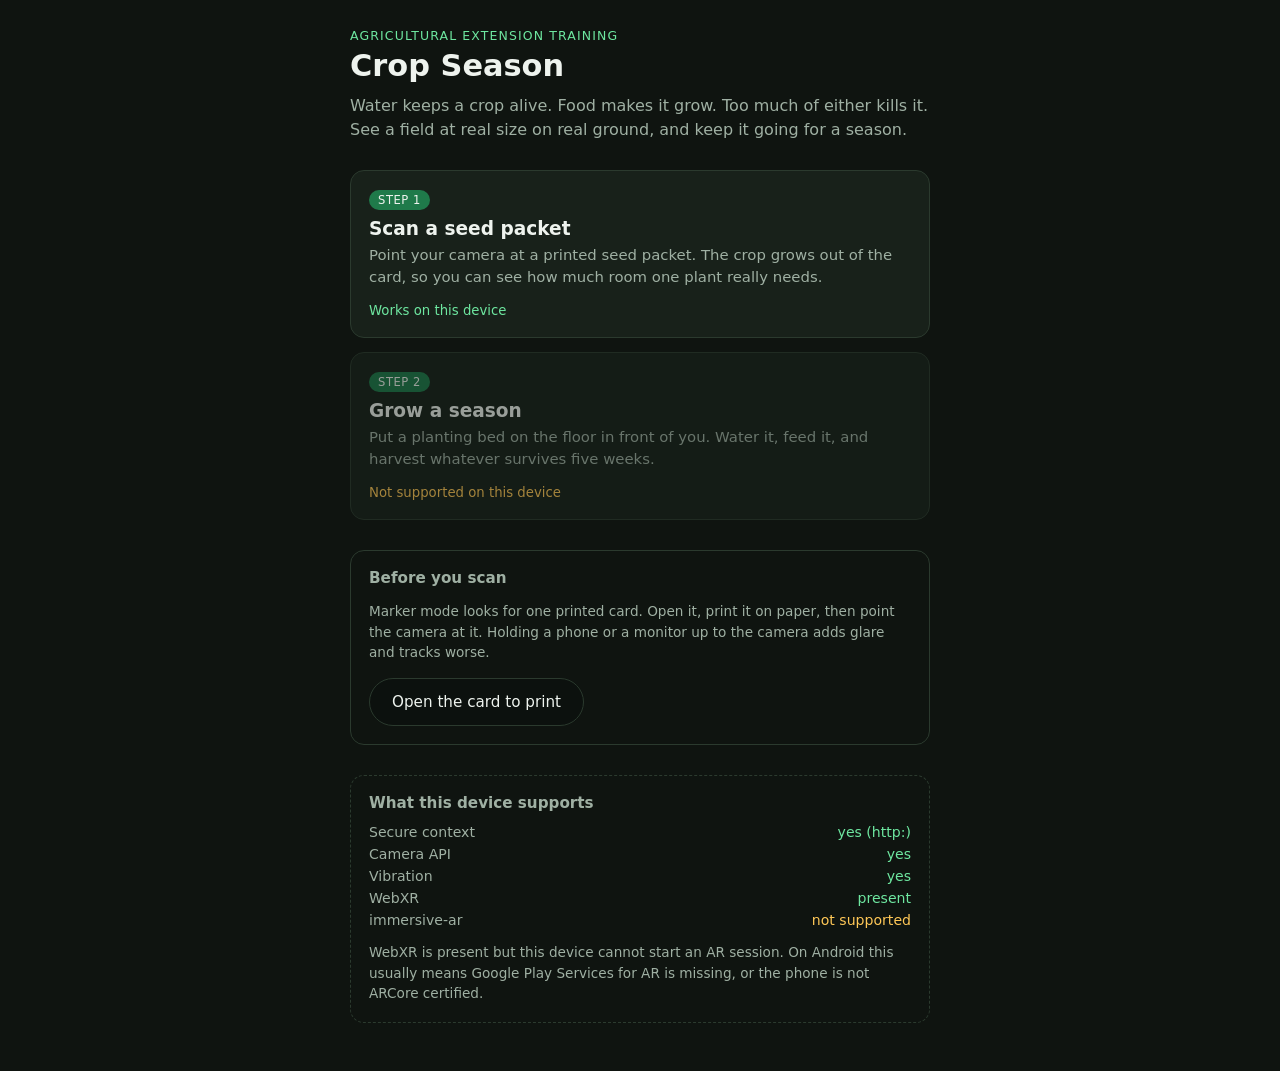
<file: index.html>
<!doctype html>
<html lang="en">
<head>
  <meta charset="utf-8">
  <meta name="viewport" content="width=device-width, initial-scale=1, viewport-fit=cover">
  <title>Crop Season</title>
  <link rel="stylesheet" href="./css/style.css">
</head>
<body class="landing">

  <main class="wrap">

    <header class="hero">
      <p class="eyebrow">Agricultural extension training</p>
      <h1>Crop Season</h1>
      <p class="lede">
        Water keeps a crop alive. Food makes it grow. Too much of either kills it. See a field at
        real size on real ground, and keep it going for a season.
      </p>
    </header>

    <nav class="modes">

      <a class="mode" href="./marker.html">
        <span class="mode-tag">Step 1</span>
        <h2>Scan a seed packet</h2>
        <p>Point your camera at a printed seed packet. The crop grows out of the card, so you can
           see how much room one plant really needs.</p>
        <span class="mode-support" data-support="marker">Checking your device</span>
      </a>

      <a class="mode" href="./markerless.html" id="markerlessLink">
        <span class="mode-tag">Step 2</span>
        <h2>Grow a season</h2>
        <p>Put a planting bed on the floor in front of you. Water it, feed it, and harvest
           whatever survives five weeks.</p>
        <span class="mode-support" data-support="markerless">Checking your device</span>
      </a>

    </nav>

    <!-- Marker mode tracks a printed card and nothing else, so anyone arriving at this site
         without one cannot test half the app. This is the only place that says the card exists. -->
    <section class="report print-card">
      <h3>Before you scan</h3>
      <p class="report-note">
        Marker mode looks for one printed card. Open it, print it on paper, then point the camera
        at it. Holding a phone or a monitor up to the camera adds glare and tracks worse.
      </p>
      <a class="btn" href="./targets/marker-b.png" target="_blank" rel="noopener">
        Open the card to print
      </a>
    </section>

    <section class="report" id="report" hidden>
      <h3>What this device supports</h3>
      <dl id="reportList"></dl>
      <p class="report-note" id="reportNote"></p>
    </section>

  </main>

  <script>
  /*
   * Capability detection.
   *
   * This is not defensive boilerplate. Telling the user plainly what their device can and
   * cannot do is heuristic 1 (visibility of status) and heuristic 8 (recover from errors).
   * It is also the screenshot that goes into the testing evidence, whichever way it reports.
   */
  (function () {
    'use strict';

    var results = [];

    function record(label, value, detail) {
      results.push({ label: label, value: value, detail: detail || '' });
    }

    function setSupport(name, text, state) {
      var el = document.querySelector('[data-support="' + name + '"]');
      if (!el) { return; }
      el.textContent = text;
      el.dataset.state = state;
    }

    function render() {
      var list = document.getElementById('reportList');
      list.innerHTML = '';

      results.forEach(function (row) {
        var dt = document.createElement('dt');
        dt.textContent = row.label;

        var dd = document.createElement('dd');
        dd.textContent = row.value + (row.detail ? ' (' + row.detail + ')' : '');
        dd.dataset.value = row.value;

        list.appendChild(dt);
        list.appendChild(dd);
      });

      document.getElementById('report').hidden = false;
    }

    // Camera needs a secure context. https or localhost, never a plain LAN address.
    var secure = window.isSecureContext === true;
    record('Secure context', secure ? 'yes' : 'no',
           secure ? location.protocol : 'camera will be blocked');

    var hasCamera = !!(navigator.mediaDevices && navigator.mediaDevices.getUserMedia);
    record('Camera API', hasCamera ? 'yes' : 'no');

    var hasVibration = typeof navigator.vibrate === 'function';
    record('Vibration', hasVibration ? 'yes' : 'no');

    var markerOk = secure && hasCamera;
    setSupport('marker',
      markerOk ? 'Works on this device' : 'Needs a camera over https',
      markerOk ? 'ok' : 'blocked');

    // WebXR. navigator.xr is absent entirely on iOS Safari.
    if (!navigator.xr) {
      record('WebXR', 'not available');
      setSupport('markerless', 'Not supported on this device', 'blocked');
      document.getElementById('markerlessLink').classList.add('is-unavailable');
      document.getElementById('reportNote').textContent =
        'This browser has no WebXR, so placing a plot on the ground is not possible here. ' +
        'Scanning a seed packet still works. For the plot planner, open this page in Chrome ' +
        'on an Android phone that supports ARCore.';
      render();
      return;
    }

    record('WebXR', 'present');

    navigator.xr.isSessionSupported('immersive-ar').then(function (supported) {
      record('immersive-ar', supported ? 'supported' : 'not supported');

      if (supported) {
        setSupport('markerless', 'Works on this device', 'ok');
      } else {
        setSupport('markerless', 'Not supported on this device', 'blocked');
        document.getElementById('markerlessLink').classList.add('is-unavailable');
        document.getElementById('reportNote').textContent =
          'WebXR is present but this device cannot start an AR session. On Android this ' +
          'usually means Google Play Services for AR is missing, or the phone is not ' +
          'ARCore certified.';
      }

      render();
    }).catch(function (err) {
      record('immersive-ar', 'check failed', err && err.name ? err.name : 'unknown error');
      setSupport('markerless', 'Could not be checked', 'blocked');
      render();
    });
  }());
  </script>

</body>
</html>
</file>
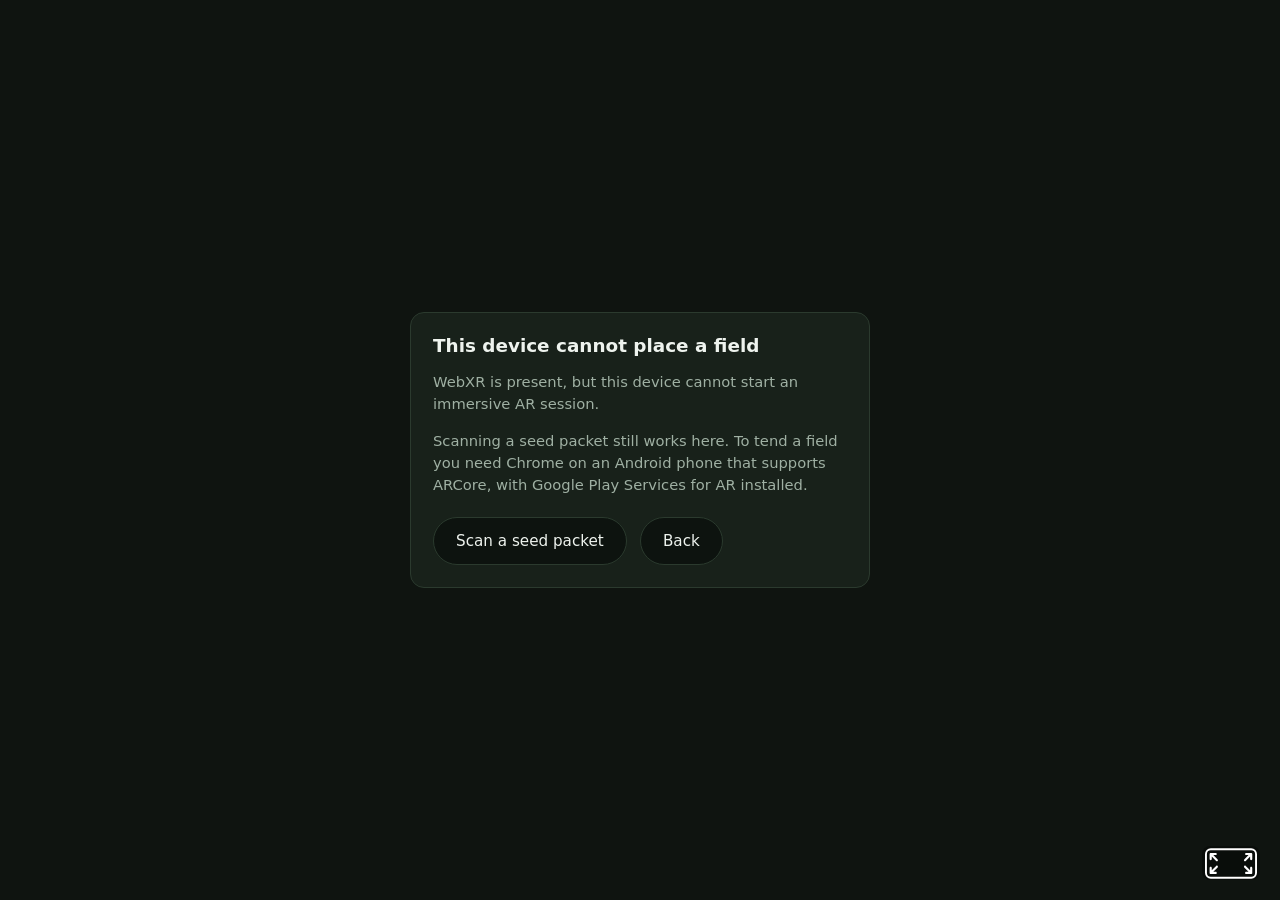
<file: markerless.html>
<!doctype html>
<html lang="en">
<head>
  <meta charset="utf-8">
  <meta name="viewport" content="width=device-width, initial-scale=1, viewport-fit=cover">
  <title>Grow a season</title>

  <!--
    A-Frame 1.8.0, which carries the built-in ar-hit-test component. marker.html pins 1.5.0, and
    two separate files means two pins with no conflict.

    Served from this repo rather than aframe.io so the mode runs with no internet. A-Frame's text
    component also fetches its font from a CDN, silently, which would have made the tool labels
    vanish offline. AFRAME_CDN_ROOT points every asset A-Frame fetches for itself at a local
    folder, and must be set BEFORE the library script runs.
  -->
  <script>window.AFRAME_CDN_ROOT = './vendor/aframe-cdn/';</script>
  <script src="./vendor/aframe-1.8.0.min.js"></script>

  <link rel="stylesheet" href="./css/style.css">
</head>
<body class="ar">

  <!-- Shown when the device cannot run an immersive AR session at all. -->
  <div class="setup" id="unsupported" hidden>
    <div class="setup-card">
      <h2>This device cannot place a field</h2>
      <p id="unsupportedDetail"></p>
      <p>
        Scanning a seed packet still works here. To tend a field you need Chrome on an Android
        phone that supports ARCore, with Google Play Services for AR installed.
      </p>
      <a class="btn" href="./marker.html">Scan a seed packet</a>
      <a class="btn" href="./index.html">Back</a>
    </div>
  </div>

  <!-- Handed to WebXR as the DOM overlay, so it keeps rendering once the immersive session
       starts. Without dom-overlay the session takes the screen and ordinary HTML disappears. -->
  <div class="hud" id="hud">

    <!-- Stage bar, so the user always knows which part of the task they are in and which parts
         are done. Week 4, tell people where they are before they have to ask. -->
    <ol class="stages" id="stages" hidden>
      <li data-stage="place">Place</li>
      <li data-stage="season">Season</li>
      <li data-stage="result">Harvest</li>
    </ol>

    <p class="status" id="status" data-state="loading">Checking this device</p>

    <pre class="debug" id="debug" hidden></pre>

    <!-- End of season. A centred card rather than another line in the status banner, because it
         is the only moment in the flow that is an outcome rather than an instruction. -->
    <div class="result" id="result" hidden>
      <div class="result-card">
        <h2 id="resultTitle"></h2>

        <!-- The score. Rows arrive one at a time with their numbers counting up, then the stars,
             because a number that counts up gets read where one simply present gets glanced at.
             Every figure is something the game tracked. planner.js fills them in showScore(). -->
        <div class="score-sheet">
          <div class="score-line" id="rowPicked" data-shown="0">
            <span class="score-label">Picked</span>
            <span class="score-value"></span>
          </div>
          <div class="score-line" id="rowFull" data-shown="0">
            <span class="score-label">Full size</span>
            <span class="score-value"></span>
          </div>
          <div class="score-line" id="rowWeeks" data-shown="0">
            <span class="score-label">Weeks survived</span>
            <span class="score-value"></span>
          </div>
          <div class="score-line" id="rowLives" data-shown="0">
            <span class="score-label">Lives lost</span>
            <span class="score-value"></span>
          </div>
        </div>

        <div class="stars" id="stars"></div>

        <p id="resultDetail"></p>
        <button class="btn btn-primary" id="again" type="button">Plant again</button>
      </div>
    </div>

    <div class="hud-bottom">

      <!--
        The week bar. No tool buttons here on purpose: the can and the bag are objects in the
        scene that the user picks up and sweeps. Buttons would make the field something you
        operate rather than something you reach into, and reaching is the part that needs AR.

        `cover` counts how many plants the last sweep actually treated, so a missed corner is
        visible now rather than a week later when those plants start wilting.
      -->
      <div class="season" id="season" hidden>
        <p class="week" id="week"></p>

        <!-- The scoreboard, which replaced most of the status text. Small numbers can be drawn,
             so a supply climbing towards trouble is visible a week before it bites. Rows are
             built in JS from SEASON in crops.js, so the dot count follows the rules. -->
        <div class="score" id="score">
          <div class="score-row" data-row="water">
            <span class="score-name">Water</span>
            <span class="dots" id="dotsWater"></span>
            <span class="score-note" id="noteWater"></span>
          </div>
          <div class="score-row" data-row="food">
            <span class="score-name">Food</span>
            <span class="dots" id="dotsFood"></span>
            <span class="score-note" id="noteFood"></span>
          </div>
          <div class="score-row" data-row="life">
            <span class="score-name">Life</span>
            <span class="dots" id="dotsLife"></span>
            <span class="score-note" id="noteLife"></span>
          </div>
          <div class="score-row" data-row="grown">
            <span class="score-name">Grown</span>
            <span class="dots" id="dotsGrown"></span>
            <span class="score-note" id="noteGrown"></span>
          </div>
        </div>

        <p class="cover" id="cover"></p>
        <div class="season-row">
          <button class="btn btn-primary" id="next" type="button">Skip this week</button>
          <!-- Without this, a field that lands too far away or half inside a sofa strands the
               user for the whole session with no way back. Week 4 heuristic 3, user control. -->
          <button class="btn" id="replace" type="button">Move field</button>
        </div>
      </div>

      <!-- Harvest stage. One counter and one way out. The user picks by sweeping a finger over
           the field, so this bar only says how many are left and offers a way to stop early. -->
      <div class="harvest" id="harvest" hidden>
        <p class="week" id="picked"></p>
        <div class="season-row">
          <button class="btn" id="finish" type="button">Finish</button>
        </div>
      </div>

      <!--
        The rules. WebXR only grants a session from a tap on this page, so this screen has to
        exist anyway, and it is the only moment in the flow with no camera feed moving underneath.
        That makes it the one place text can be read comfortably, so it carries the whole game.

        One rule per line, left aligned, because a wrapped centred sentence is hard to scan on a
        phone. Water and Food are coloured to match the ring each tool draws on the field, so the
        words here and the objects in the scene teach the same thing.
      -->
      <div class="brief" id="brief" hidden>
        <h2>How a season works</h2>
        <ul>
          <li><b class="water">Water</b> keeps a plant alive.</li>
          <li><b class="food">Food</b> makes it grow.</li>
          <li>Take turns. Too much of either kills it.</li>
        </ul>
        <p>Five weeks, then harvest what survived.</p>
      </div>

      <button class="btn btn-primary" id="enter" type="button" hidden>Start</button>

      <!-- Appears only after Start has failed. Asks the browser for a session directly, one
           feature at a time, so the refusal can be named. See planner.js, session probe. -->
      <button class="btn" id="diagnose" type="button" hidden>Diagnose</button>

      <a class="btn" id="back" href="./index.html">Back</a>
    </div>
  </div>

  <!-- Audio lives outside <a-assets> deliberately. iOS will not preload an audio element without
       a user gesture, so audio inside a-assets never reports ready and the whole scene blocks
       until the timeout expires. Out here the sounds load lazily and nothing waits. -->
  <audio id="sTick"  src="./audio/tick.wav"  preload="none"></audio>
  <audio id="sPlace" src="./audio/place.wav" preload="none"></audio>
  <audio id="sWarn"  src="./audio/warn.wav"  preload="none"></audio>
  <audio id="sOk"    src="./audio/ok.wav"    preload="none"></audio>
  <audio id="sGrow"  src="./audio/grow.wav"  preload="none"></audio>

  <!--
    TWO WARNINGS, both of which have already cost a day each.

    1. Never put a comment inside an opening tag. The browser reads the comment's closing marker
       as an attribute name plus the greater-than sign that ends the tag, so every attribute
       after it is silently dropped into the page as text. That is what once hid ar-hit-test.

    2. Never type that closing marker inside a comment either. It ends the comment there, and
       the rest lands on the page as visible text. This is why it is described in words here.

    webxr: hit-test is required, because without it there is no way to find the ground.
    A-Frame's own default requiredFeatures is ["local-floor"], which this line replaces.
    dom-overlay keeps the HUD on screen once the immersive session takes over.

    ar-hit-test mapSize is a fallback. planner.js overwrites it at boot with PLOT_SIZE_M, so the
    placement marker is always exactly the field's footprint. To make the marker smaller, change
    PLOT_SIZE_M in crops.js and both shrink together.
  -->
  <a-scene
    id="scene"
    webxr="requiredFeatures: hit-test;
           optionalFeatures: anchors, dom-overlay, local-floor;
           overlayElement: #hud"
    loading-screen="enabled: false"
    background="color: #0f1410"
    ar-hit-test="target: #plot; type: map; mapSize: 1.2 1.2"
    renderer="colorManagement: true; physicallyCorrectLights: true"
    shadow="type: pcfsoft"
    vr-mode-ui="enabled: false"
    device-orientation-permission-ui="enabled: false">

    <a-assets timeout="8000">
      <!-- Paddy only. The whole field is one crop, so crop-b.glb was 74 KB this page downloaded,
           waited for inside <a-assets>, and never drew. It belongs to marker.html. -->
      <a-asset-item id="cropA" src="./models/crop-a.glb"></a-asset-item>

      <!--
        Fence, can and bag. All three are sized from their own bounding boxes in crops.js,
        because none of them are authored in metres.

        The `m` prefix is not decoration. These ids used to match the scene containers below, so
        `fence` existed twice in this file. getElementById returns the first match in document
        order, which meant every fence section was appended into <a-assets> and never rendered.
        Asset ids and entity ids share one namespace and must not collide.
      -->
      <a-asset-item id="mFence" src="./models/fence.glb"></a-asset-item>
      <a-asset-item id="mCan" src="./models/can.glb"></a-asset-item>
      <a-asset-item id="mBag" src="./models/bag.glb"></a-asset-item>
    </a-assets>

    <!-- look-controls off. The camera pose comes from WebXR in session, and leaving it on makes
         iOS prompt for Motion and Orientation access on a page that never uses it. -->
    <a-camera position="0 1.6 0" look-controls="enabled: false" wasd-controls="enabled: false"></a-camera>

    <!-- The directional light casts, which is what makes a placed plant read as sitting on the
         floor rather than floating in front of the camera. Week 4, objects cast shadows. -->
    <a-entity light="type: ambient; intensity: 0.9; color: #ffffff"></a-entity>
    <a-entity light="type: directional; intensity: 0.7; castShadow: true;
                     shadowMapWidth: 1024; shadowMapHeight: 1024;
                     shadowCameraLeft: -2; shadowCameraRight: 2;
                     shadowCameraTop: 2; shadowCameraBottom: -2"
              position="1.5 3 1"></a-entity>

    <!-- The plot. ar-hit-test moves this entity to wherever the user taps, then hit testing is
         switched off so later taps tend the field instead of moving the ground. -->
    <a-entity id="plot" visible="false">

      <!-- The bed and the fence are built in JS because their dimensions come from PLOT_SIZE_M
           and BED_HEIGHT_M in crops.js. Writing the numbers here too would create a second
           source of truth that could drift out of step with the spacing rule. -->
      <a-entity id="bed"></a-entity>
      <a-entity id="fence"></a-entity>

      <!-- Watering can and fertiliser bag. Built in JS from TOOLS in crops.js, so their reach,
           resting place and scale live next to the numbers the season rule uses. -->
      <a-entity id="tools"></a-entity>

      <!--
        Soil surface. Both the visible top of the bed and the plane the drag raycast hits, so it
        is the reference every plant coordinate is measured from.

        The width and height below are a fallback only. planner.js overwrites both from
        PLOT_SIZE_M, because a plane wider than the bed is an invisible apron the user can pull a
        tool out onto.
      -->
      <a-plane
        id="plotGround"
        rotation="-90 0 0"
        width="1.2"
        height="1.2"
        shadow="receive: true; cast: false"
        material="color: #6b4c33; roughness: 1; metalness: 0; side: double"></a-plane>

      <a-entity id="plants"></a-entity>

      <!-- The hand. A ring that follows the finger across the soil during the harvest and picks
           the ripe plants inside it. Not a model, because a circle under the finger reads as
           your own reach rather than a third implement to find. Its radius is set from
           HARVEST.reachM, so it is exactly the area it picks. -->
      <a-ring
        id="hand"
        visible="false"
        rotation="-90 0 0"
        radius-inner="0.30"
        radius-outer="0.34"
        material="color: #f2c14e; opacity: 0.65; transparent: true; side: double; shader: flat"
      ></a-ring>
    </a-entity>

  </a-scene>

  <script src="./js/crops.js"></script>
  <script src="./js/planner.js"></script>

</body>
</html>
</file>
<file: css/style.css>
/* Crop Season. Shared styles for the landing page and both AR modes.
 *
 * Two rules run through all of it. Tap targets are generously sized, because a thumb in AR is
 * less precise than a mouse. And anything that must stay readable sits on a solid backing plate,
 * because a camera feed can be any brightness at all. Both are Week 4.
 */

:root {
  --bg: #0f1410;
  --panel: #18211a;
  --line: #2b3a2e;
  --ink: #eef3ee;
  --ink-dim: #9fb0a3;
  --green: #6ee7a0;
  --green-deep: #1f7a4a;
  --red: #ff6b6b;
  --amber: #ffc857;

  /* The two tool colours. These mirror the `tint` values on TOOLS in crops.js, which set the
   * coverage ring each tool draws on the field. CSS cannot read that file, so if a tint changes
   * there, change it here too, or the words in the brief stop matching the rings in the scene. */
  --water: #3fa9f5;
  --food: #c9a227;

  --radius: 14px;
  --pad: 18px;
}

* { box-sizing: border-box; }

/* The HTML `hidden` attribute only works through the browser default, which any author rule
 * setting `display` beats on source order alone. Several panels below set display for layout, so
 * without this they stay on screen whatever the JavaScript does. Stated once, not per component.
 */
[hidden] { display: none !important; }

/* Custom elements render as ordinary inline elements until the browser has their definitions, so
 * the scene is unknown markup for as long as the 1.3 MB A-Frame bundle takes to register them.
 * A-Frame's own loading screen is turned off, so this covers the gap instead. It costs nothing:
 * the rule stops matching the instant the elements are defined.
 */
a-scene:not(:defined),
a-assets:not(:defined),
a-entity:not(:defined),
a-camera:not(:defined),
a-plane:not(:defined),
a-ring:not(:defined),
a-sphere:not(:defined),
a-box:not(:defined),
a-circle:not(:defined),
a-gltf-model:not(:defined),
a-asset-item:not(:defined) { display: none; }

html, body {
  margin: 0;
  padding: 0;
  background: var(--bg);
  color: var(--ink);
  font-family: system-ui, -apple-system, "Segoe UI", Roboto, sans-serif;
  -webkit-text-size-adjust: 100%;
}

body.landing {
  min-height: 100svh;
  padding: env(safe-area-inset-top) env(safe-area-inset-right)
           env(safe-area-inset-bottom) env(safe-area-inset-left);
}

.wrap {
  max-width: 620px;
  margin: 0 auto;
  padding: 28px 20px 48px;
}

/* Landing hero */

.eyebrow {
  margin: 0 0 6px;
  font-size: 0.78rem;
  letter-spacing: 0.09em;
  text-transform: uppercase;
  color: var(--green);
}

.hero h1 {
  margin: 0 0 10px;
  font-size: 1.9rem;
  line-height: 1.15;
}

.lede {
  margin: 0 0 28px;
  color: var(--ink-dim);
  line-height: 1.5;
}

/* Mode cards. Deliberately large, because these are the primary controls. */

.modes {
  display: grid;
  gap: 14px;
}

.mode {
  display: block;
  padding: var(--pad);
  background: var(--panel);
  border: 1px solid var(--line);
  border-radius: var(--radius);
  color: inherit;
  text-decoration: none;
  min-height: 112px;
}

.mode:active { border-color: var(--green); }

.mode-tag {
  display: inline-block;
  margin-bottom: 8px;
  padding: 3px 9px;
  border-radius: 999px;
  background: var(--green-deep);
  color: var(--ink);
  font-size: 0.72rem;
  letter-spacing: 0.05em;
  text-transform: uppercase;
}

.mode h2 {
  margin: 0 0 6px;
  font-size: 1.16rem;
}

.mode p {
  margin: 0 0 12px;
  color: var(--ink-dim);
  font-size: 0.93rem;
  line-height: 1.45;
}

.mode-support {
  display: inline-block;
  font-size: 0.83rem;
  color: var(--ink-dim);
}

.mode-support[data-state="ok"] { color: var(--green); }
.mode-support[data-state="blocked"] { color: var(--amber); }

.mode.is-unavailable { opacity: 0.62; }

/* Capability report. This doubles as testing evidence, so it is readable, not decorative. */

.report {
  margin-top: 30px;
  padding: var(--pad);
  border: 1px dashed var(--line);
  border-radius: var(--radius);
}

.report h3 {
  margin: 0 0 12px;
  font-size: 0.95rem;
  color: var(--ink-dim);
  font-weight: 600;
}

.report dl {
  display: grid;
  grid-template-columns: 1fr auto;
  gap: 6px 16px;
  margin: 0;
  font-size: 0.88rem;
}

.report dt { color: var(--ink-dim); }

.report dd {
  margin: 0;
  text-align: right;
  font-variant-numeric: tabular-nums;
}

.report dd[data-value="yes"],
.report dd[data-value="supported"],
.report dd[data-value="present"] { color: var(--green); }

.report dd[data-value="no"],
.report dd[data-value="not available"],
.report dd[data-value="not supported"],
.report dd[data-value="check failed"] { color: var(--amber); }

.report-note {
  margin: 14px 0 0;
  font-size: 0.85rem;
  line-height: 1.5;
  color: var(--ink-dim);
}

/* The printable marker card. Solid rather than dashed, because unlike the capability report this
 * is an instruction rather than a readout. */
.print-card {
  border-style: solid;
}

.print-card .btn {
  margin-top: 16px;
}

/* On-screen debug readout. You cannot set a breakpoint mid AR session on a phone, so state is
 * rendered into the page instead. Week 5. Tap the status banner to toggle it.
 */
.debug {
  position: fixed;
  left: 10px;
  right: 10px;
  bottom: calc(env(safe-area-inset-bottom) + 130px);
  z-index: 30;
  max-height: 40svh;
  overflow: auto;
  padding: 12px 14px;
  border-radius: 10px;
  background: rgba(8, 12, 9, 0.92);
  border: 1px solid var(--line);
  color: var(--green);
  font-family: ui-monospace, "SF Mono", Menlo, Consolas, monospace;
  font-size: 0.74rem;
  line-height: 1.5;
  white-space: pre-wrap;
}

/* AR pages. The scene fills the viewport, everything else floats above it. */

body.ar {
  overflow: hidden;
  height: 100svh;

  /* Transparent, and not by accident. MindAR injects its camera video at a negative z-index, and
   * CSS paints the root background, then negative z-index descendants, then the body background.
   * So an opaque body background lands ON TOP of the camera feed: tracking works, the model
   * renders, and the video is invisible behind a flat colour.
   */
  background: transparent;
}

/* The html background from the base rule above still paints behind the video, so it remains
   the dark ground visible while the camera warms up. */

/* The scene must not paint its own opaque background over the feed either. */
body.ar .a-canvas { background: transparent !important; }

/* Device cannot run an AR session, so there is nothing for the canvas to show. Removing it
   stops A-Frame painting behind the explanatory notice. */
body.no-xr .a-canvas,
body.no-xr .a-loader-title { display: none !important; }

.hud {
  position: fixed;
  inset: 0;
  z-index: 10;
  pointer-events: none;
  padding: calc(env(safe-area-inset-top) + 12px) 14px
           calc(env(safe-area-inset-bottom) + 14px);
  display: flex;
  flex-direction: column;
  gap: 10px;

  /* Everything stacks from the top and the bottom bar is pushed down by its own auto margin,
   * which keeps the whole centre of the screen clear. In AR the middle is where the user is
   * looking, where the reticle sits, and where they are dragging a watering can, so nothing in
   * the interface belongs there.
   */
  justify-content: flex-start;
}

.hud > * { pointer-events: auto; }

/* Status banner. Silence reads as broken, so this is never empty. */

.status {
  align-self: center;
  max-width: 90%;
  padding: 10px 16px;
  border-radius: 999px;
  background: rgba(12, 18, 14, 0.82);
  border: 1px solid var(--line);
  color: var(--ink);
  font-size: 0.92rem;
  line-height: 1.35;
  text-align: center;
  backdrop-filter: blur(6px);
}

.status[data-state="found"] { border-color: var(--green); }
.status[data-state="error"] { border-color: var(--red); }

.hud-bottom {
  /* Takes all the leftover height, which is what holds the controls at the bottom of the screen
     while everything else stacks from the top. */
  margin-top: auto;

  display: flex;
  flex-direction: column;
  gap: 10px;
  align-items: center;
}

.hint {
  margin: 0;
  padding: 6px 14px;
  border-radius: 999px;
  background: rgba(12, 18, 14, 0.72);
  color: var(--ink-dim);
  font-size: 0.84rem;
  text-align: center;
  backdrop-filter: blur(6px);
}

/* Handoff to a mode this device cannot run. Say so on the button rather than letting the user
   discover it by arriving at a wall. Heuristic 1, and heuristic 8. */
.btn.is-blocked {
  background: rgba(12, 18, 14, 0.86);
  border-color: var(--amber);
  color: var(--amber);
}

/* Buttons. Minimum 48px tall, because a thumb is not a mouse pointer. */

.btn {
  display: inline-flex;
  align-items: center;
  justify-content: center;
  min-height: 48px;
  padding: 0 22px;
  border: 1px solid var(--line);
  border-radius: 999px;
  background: rgba(12, 18, 14, 0.86);
  color: var(--ink);
  font-size: 0.95rem;
  font-family: inherit;
  text-decoration: none;
  cursor: pointer;
  backdrop-filter: blur(6px);
}

.btn-primary {
  background: var(--green-deep);
  border-color: var(--green);
}

.btn:active { transform: translateY(1px); }

/* Hiding is handled by the global [hidden] rule at the top of this file. */

.btn:disabled {
  opacity: 0.4;
  cursor: default;
}

.setup-card .btn { margin: 6px 8px 0 0; }

/* Setup notice, shown when the marker or model files have not been added yet. */

.setup {
  position: fixed;
  inset: 0;
  z-index: 20;
  display: grid;
  place-items: center;
  padding: 24px;
  background: var(--bg);
}

.setup-card {
  max-width: 460px;
  padding: 22px;
  border: 1px solid var(--line);
  border-radius: var(--radius);
  background: var(--panel);
}

.setup-card h2 { margin: 0 0 10px; font-size: 1.15rem; }

.setup-card p,
.setup-card li {
  color: var(--ink-dim);
  font-size: 0.92rem;
  line-height: 1.5;
}

.setup-card ol { margin: 0 0 14px; padding-left: 20px; }
.setup-card code {
  background: #0c120e;
  padding: 1px 5px;
  border-radius: 5px;
  color: var(--green);
  font-size: 0.88em;
}

/* ---------------------------------------------------------------- season UI */

/* Stage bar. Sits above the status line, because it answers "where am I" and the status answers
 * "what now". Keeping the two apart makes both readable at a glance at arm's length.
 */
.stages {
  display: flex;
  gap: 6px;
  list-style: none;
  margin: 0 0 8px;
  padding: 0;
  font-size: 13px;
  font-weight: 600;
  letter-spacing: 0.02em;
}

.stages li {
  flex: 1;
  text-align: center;
  padding: 7px 4px;
  border-radius: 999px;
  border: 1px solid var(--line);
  background: rgba(15, 20, 16, 0.82);
  color: var(--ink-dim);
}

.stages li[data-mark="now"] {
  border-color: var(--green);
  color: var(--ink);
  background: rgba(31, 122, 74, 0.55);
}

.stages li[data-mark="done"] { color: var(--green); border-color: var(--green-deep); }

/* Weekly action row. */
.season { display: flex; flex-direction: column; gap: 8px; }

.week {
  margin: 0;
  text-align: center;
  font-size: 15px;
  font-weight: 700;
  color: var(--ink);
  text-shadow: 0 1px 3px rgba(0, 0, 0, 0.9);
}

/* Coverage line. Sits under the week so the two numbers that decide the season read as one unit.
 * Quieter than the week, because the field itself is the primary feedback: every treated plant
 * lights its own ring, and this is only the summary for the ones behind you.
 */
.cover {
  margin: 0;
  text-align: center;
  font-size: 13px;
  color: var(--ink-dim);
  text-shadow: 0 1px 3px rgba(0, 0, 0, 0.9);
}

/*
 * End of season card. Full-screen dim so the outcome is unmissable, which is the one moment in
 * the flow that is a result rather than an instruction.
 */
.result {
  position: fixed;
  inset: 0;
  display: flex;
  align-items: center;
  justify-content: center;
  padding: var(--pad);
  background: rgba(8, 12, 9, 0.72);
}

.result-card {
  width: 100%;
  max-width: 340px;
  text-align: center;
  padding: 26px 22px;
  border-radius: var(--radius);
  border: 2px solid var(--line);
  background: var(--panel);
}

.result-card[data-outcome="win"] { border-color: var(--green); }
.result-card[data-outcome="lose"] { border-color: var(--red); }

.result-card h2 { margin: 0 0 10px; font-size: 26px; color: var(--ink); }
.result-card[data-outcome="win"] h2 { color: var(--green); }
.result-card[data-outcome="lose"] h2 { color: var(--red); }

.result-card p { margin: 0 0 18px; color: var(--ink-dim); font-size: 15px; line-height: 1.5; }

/* Week controls sit on one row: the primary action, and the way out of a bad placement. */
.season-row { display: flex; gap: 8px; justify-content: center; }
.season-row .btn { flex: 1; max-width: 170px; padding: 0 12px; }

/* ---------------------------------------------------------------- the scoreboard
 *
 * Four rows of dots over the camera feed: water, food, life and growth. A row of dots is read at
 * a glance without stopping to parse a number, and it replaced most of the status text.
 *
 * Drawn in CSS rather than written as characters, because a bullet glyph depends on whichever
 * font the phone happens to have and this must be legible on an unknown Android.
 */
.score {
  display: flex;
  flex-direction: column;
  gap: 5px;
  padding: 9px 12px;
  border-radius: var(--radius);
  border: 1px solid var(--line);

  /* Dark enough to stay readable over a bright floor, transparent enough not to hide the field. */
  background: rgba(12, 18, 14, 0.72);
}

.score-row {
  display: flex;
  align-items: center;
  gap: 9px;
  font-size: 13px;
  line-height: 1;
}

/* Fixed width, so the four rows of dots line up as columns rather than stepping in and out. */
.score-name {
  width: 46px;
  flex: none;
  color: var(--ink-dim);
  font-weight: 600;
}

.dots { display: flex; gap: 4px; flex: none; }

.dots i {
  width: 10px;
  height: 10px;
  border-radius: 50%;
  border: 1px solid var(--line);
  background: transparent;
}

/* Filled dots take the row's colour, which the JS sets from the state of the field. */
.dots i[data-on="1"] { background: currentColor; border-color: currentColor; }

/* The danger band, marked on the scale whether or not it is reached. Outlining the top two dots
 * in red states what filling them costs before they are filled, with no text at all. It is also
 * why no rule anywhere counts repeated tools: repeating is only the usual way of pushing a supply
 * into the red, and showing the real rule beats explaining a proxy for it.
 */
.dots i[data-danger="1"] { border-color: var(--red); border-style: dashed; }
.dots i[data-danger="1"][data-on="1"] { background: var(--red); border-style: solid; }

/* A row carries its own colour and every part inherits it, so a row in trouble turns its label,
 * its dots and its note red together. One signal rather than three separate changes.
 */
.score-row[data-state="ok"] { color: var(--green); }
.score-row[data-state="warn"] { color: var(--amber); }
.score-row[data-state="bad"] { color: var(--red); }

.score-note {
  margin-left: auto;
  text-align: right;
  font-size: 12px;
  font-weight: 600;
  color: currentColor;
}

/*
 * Growth is a count towards a target, not a level that can be too high, so it gets squares.
 * Different shape, different meaning: nothing about the Grown row should read as a danger scale.
 */
.score-row[data-row="grown"] .dots i { border-radius: 2px; }

/* Harvest stage bar. One counter, one way out. */
.harvest { display: flex; flex-direction: column; gap: 8px; }

/* ---------------------------------------------------------------- the score sheet
 *
 * Rows slide in one at a time while their numbers count up, then the stars land. The staging is
 * the point: this is the only moment in the flow that is a result rather than an instruction.
 * Every figure is something the game really tracked.
 */
.score-sheet {
  display: flex;
  flex-direction: column;
  gap: 6px;
  margin: 4px 0 16px;
  padding: 12px 14px;
  border-radius: var(--radius);
  background: rgba(0, 0, 0, 0.25);
  text-align: left;
}

.score-line {
  display: flex;
  align-items: baseline;
  justify-content: space-between;
  gap: 12px;
  font-size: 14px;

  /* Each row arrives from slightly below, so the sheet fills downwards as it is read. */
  opacity: 0;
  transform: translateY(6px);
  transition: opacity 260ms ease-out, transform 260ms ease-out;
}

.score-line[data-shown="1"] { opacity: 1; transform: none; }

.score-label { color: var(--ink-dim); }

/* Tabular figures, so a counting number does not make the row jitter as digits change width. */
.score-value {
  color: var(--ink);
  font-weight: 700;
  font-variant-numeric: tabular-nums;
}

/* Stars, drawn in CSS for the same reason as the dots: a star glyph depends on the phone's font. */
.stars { display: flex; gap: 10px; justify-content: center; margin: 0 0 14px; }

.stars i {
  width: 26px;
  height: 26px;
  background: var(--line);

  /* A five-pointed star, so no image file and no font. */
  clip-path: polygon(50% 0%, 61% 35%, 98% 35%, 68% 57%, 79% 91%,
                     50% 70%, 21% 91%, 32% 57%, 2% 35%, 39% 35%);

  transform: scale(0.4);
  opacity: 0.35;
}

/* Earned stars land one at a time, overshooting slightly. Three stars should be three moments. */
.stars i[data-on="1"][data-land="1"] {
  background: var(--amber);
  opacity: 1;
  transform: scale(1);
  transition: transform 320ms cubic-bezier(0.175, 0.885, 0.32, 1.4), opacity 200ms ease-out;
}

/* The brief on the Start screen. That screen has to exist because WebXR only grants a session
 * from a tap on this page, and it is the only point in the flow with no camera feed moving
 * underneath, so it is the only place text can be read comfortably.
 */
.brief {
  align-self: center;
  width: 100%;
  max-width: 340px;
  margin-bottom: 10px;
  padding: 15px 18px 16px;
  border-radius: var(--radius);
  border: 1px solid var(--line);
  background: rgba(12, 18, 14, 0.9);
  backdrop-filter: blur(6px);

  /* Left aligned on purpose. Centred text gives every line a different starting point, so the
   * eye has to hunt for the beginning of each one. Four short lines read faster flush left. */
  text-align: left;
}

/* A label rather than a title, so it names the panel without competing with the rules. */
.brief h2 {
  margin: 0 0 11px;
  font-size: 0.72rem;
  font-weight: 600;
  letter-spacing: 0.06em;
  text-transform: uppercase;
  color: var(--ink-dim);
}

.brief ul {
  margin: 0;
  padding: 0;
  list-style: none;
}

/* One rule per line. No bullets: three lines do not need marking as a list, and the markers
 * would only push the text further from the edge. */
.brief li {
  margin: 0 0 8px;
  font-size: 0.95rem;
  line-height: 1.4;
  color: var(--ink);
}

.brief li:last-child { margin-bottom: 0; }

/* The closing line is what happens rather than a rule to remember, so it sits below a divider
 * and reads quieter. */
.brief p {
  margin: 12px 0 0;
  padding-top: 11px;
  border-top: 1px solid var(--line);
  font-size: 0.85rem;
  line-height: 1.4;
  color: var(--ink-dim);
}

.brief b { font-weight: 700; }

/* Matching the ring each tool draws on the field, so the word and the object agree. */
.brief .water { color: var(--water); }
.brief .food { color: var(--food); }
</file>
